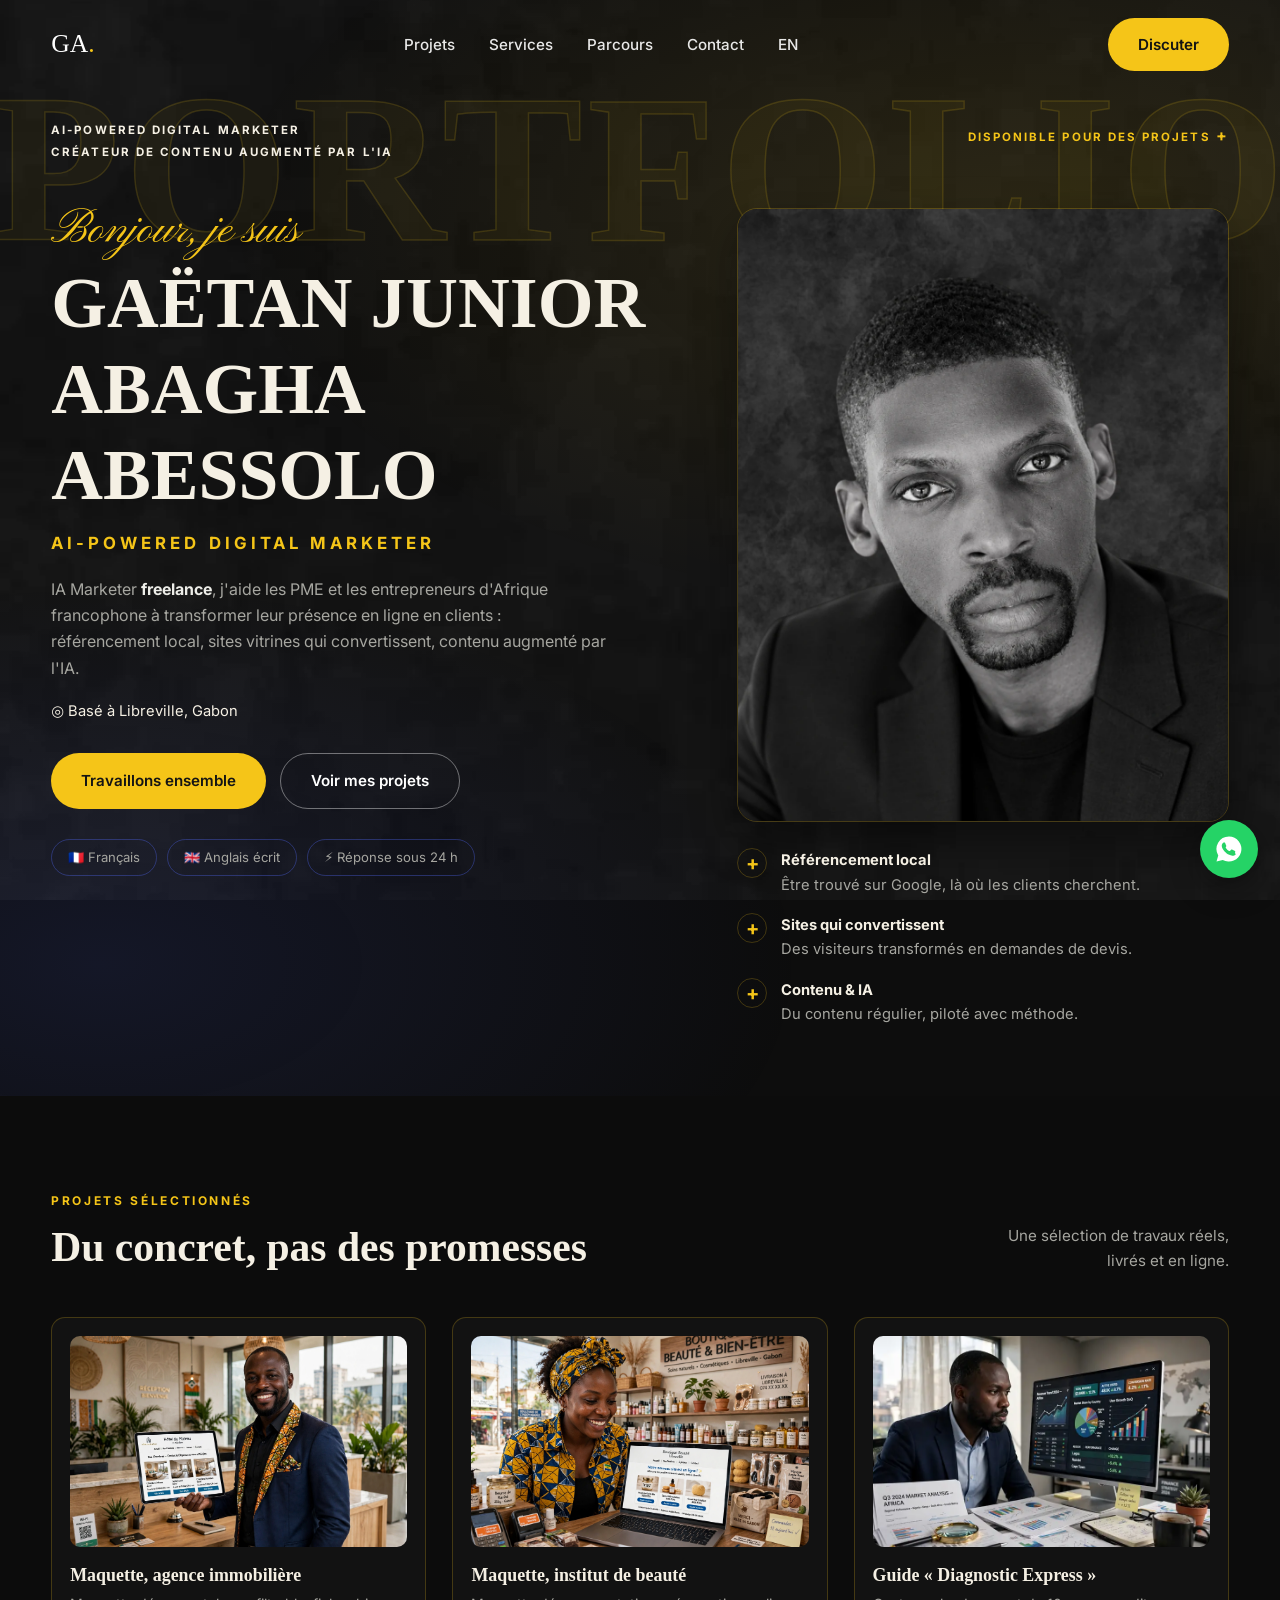
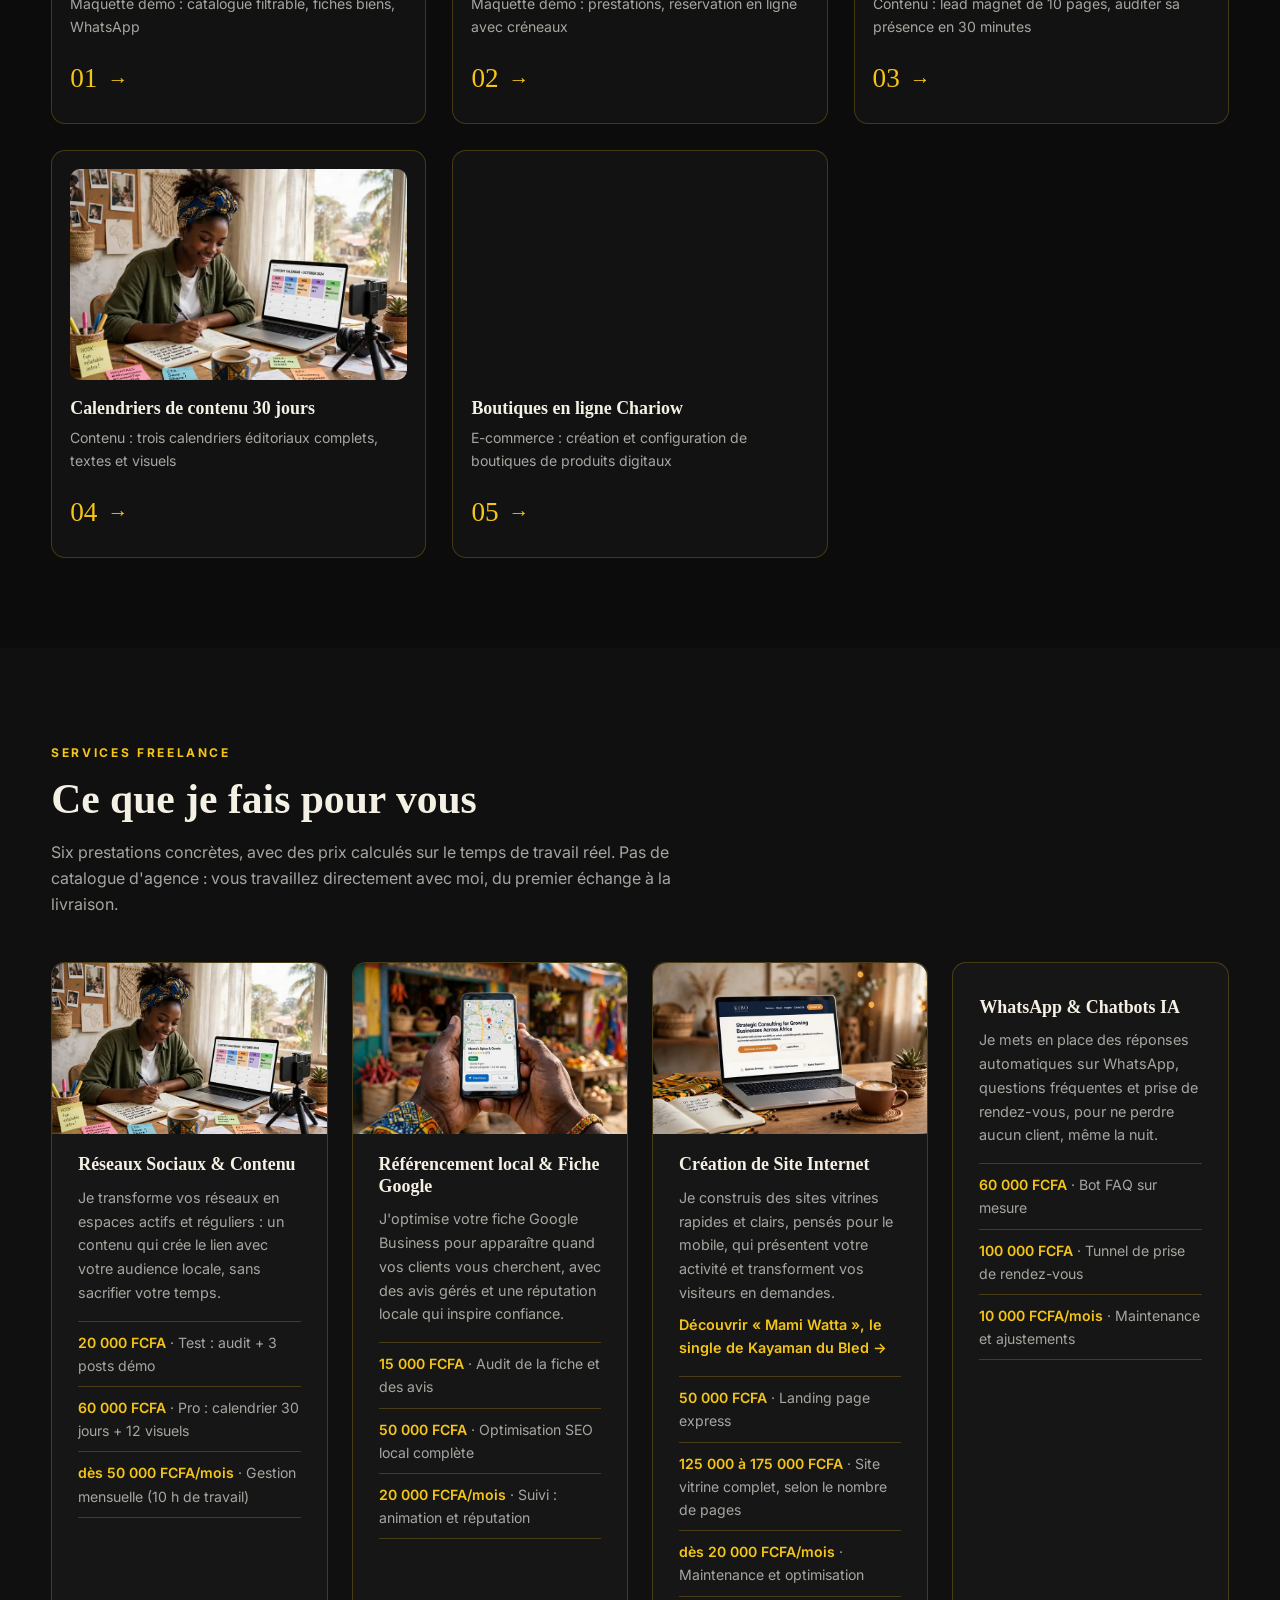
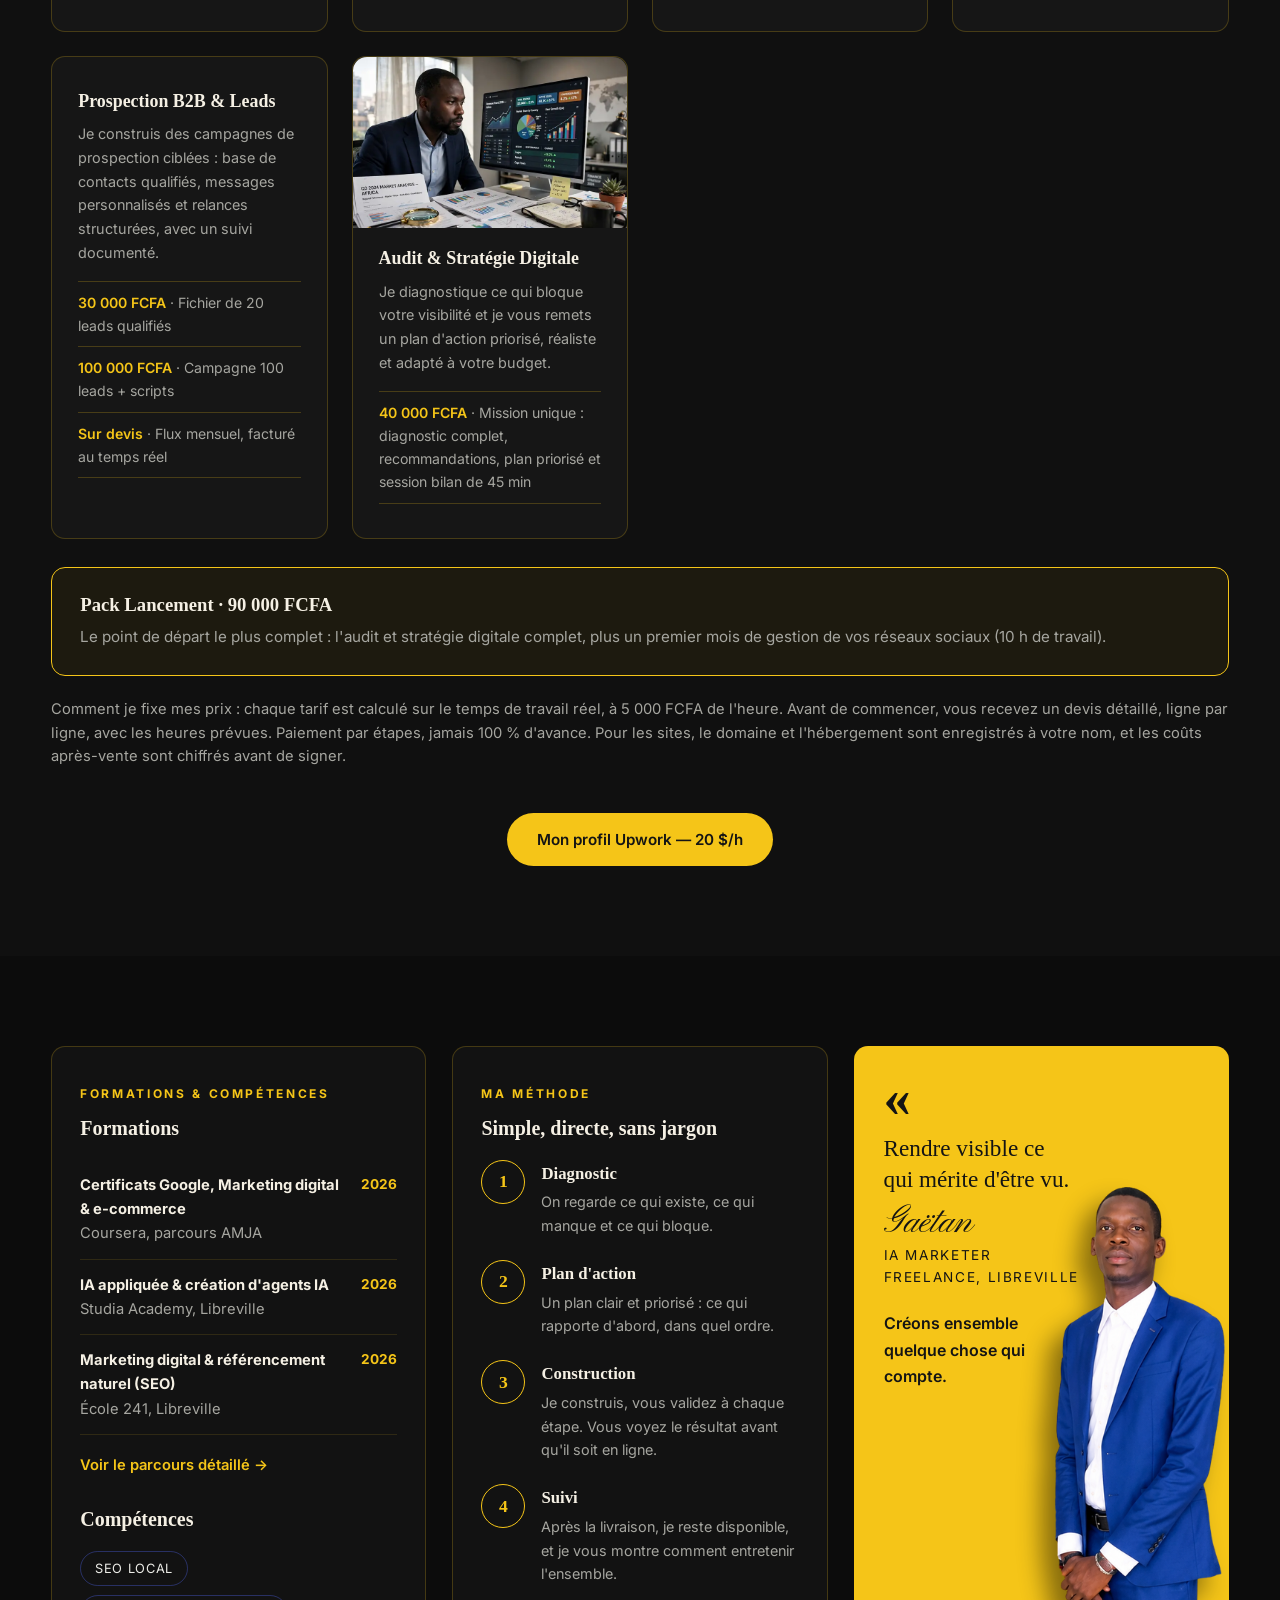
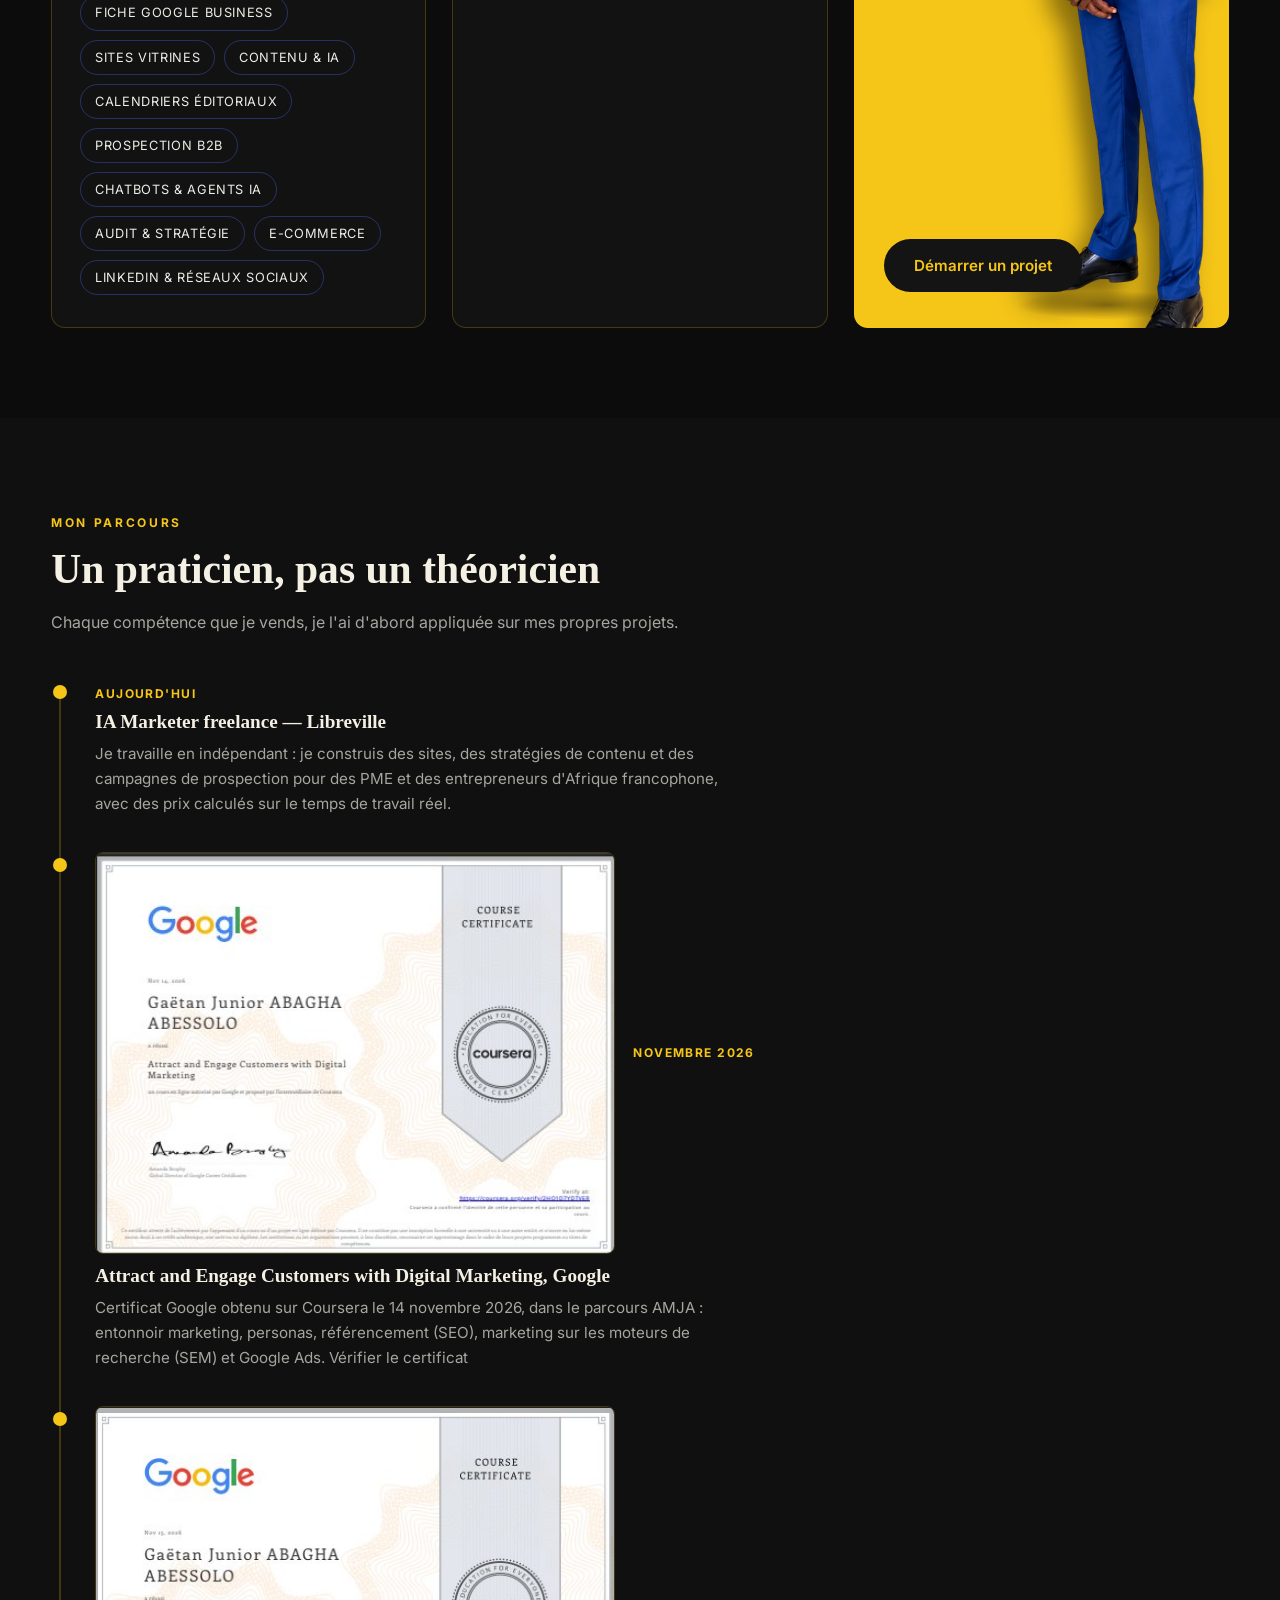
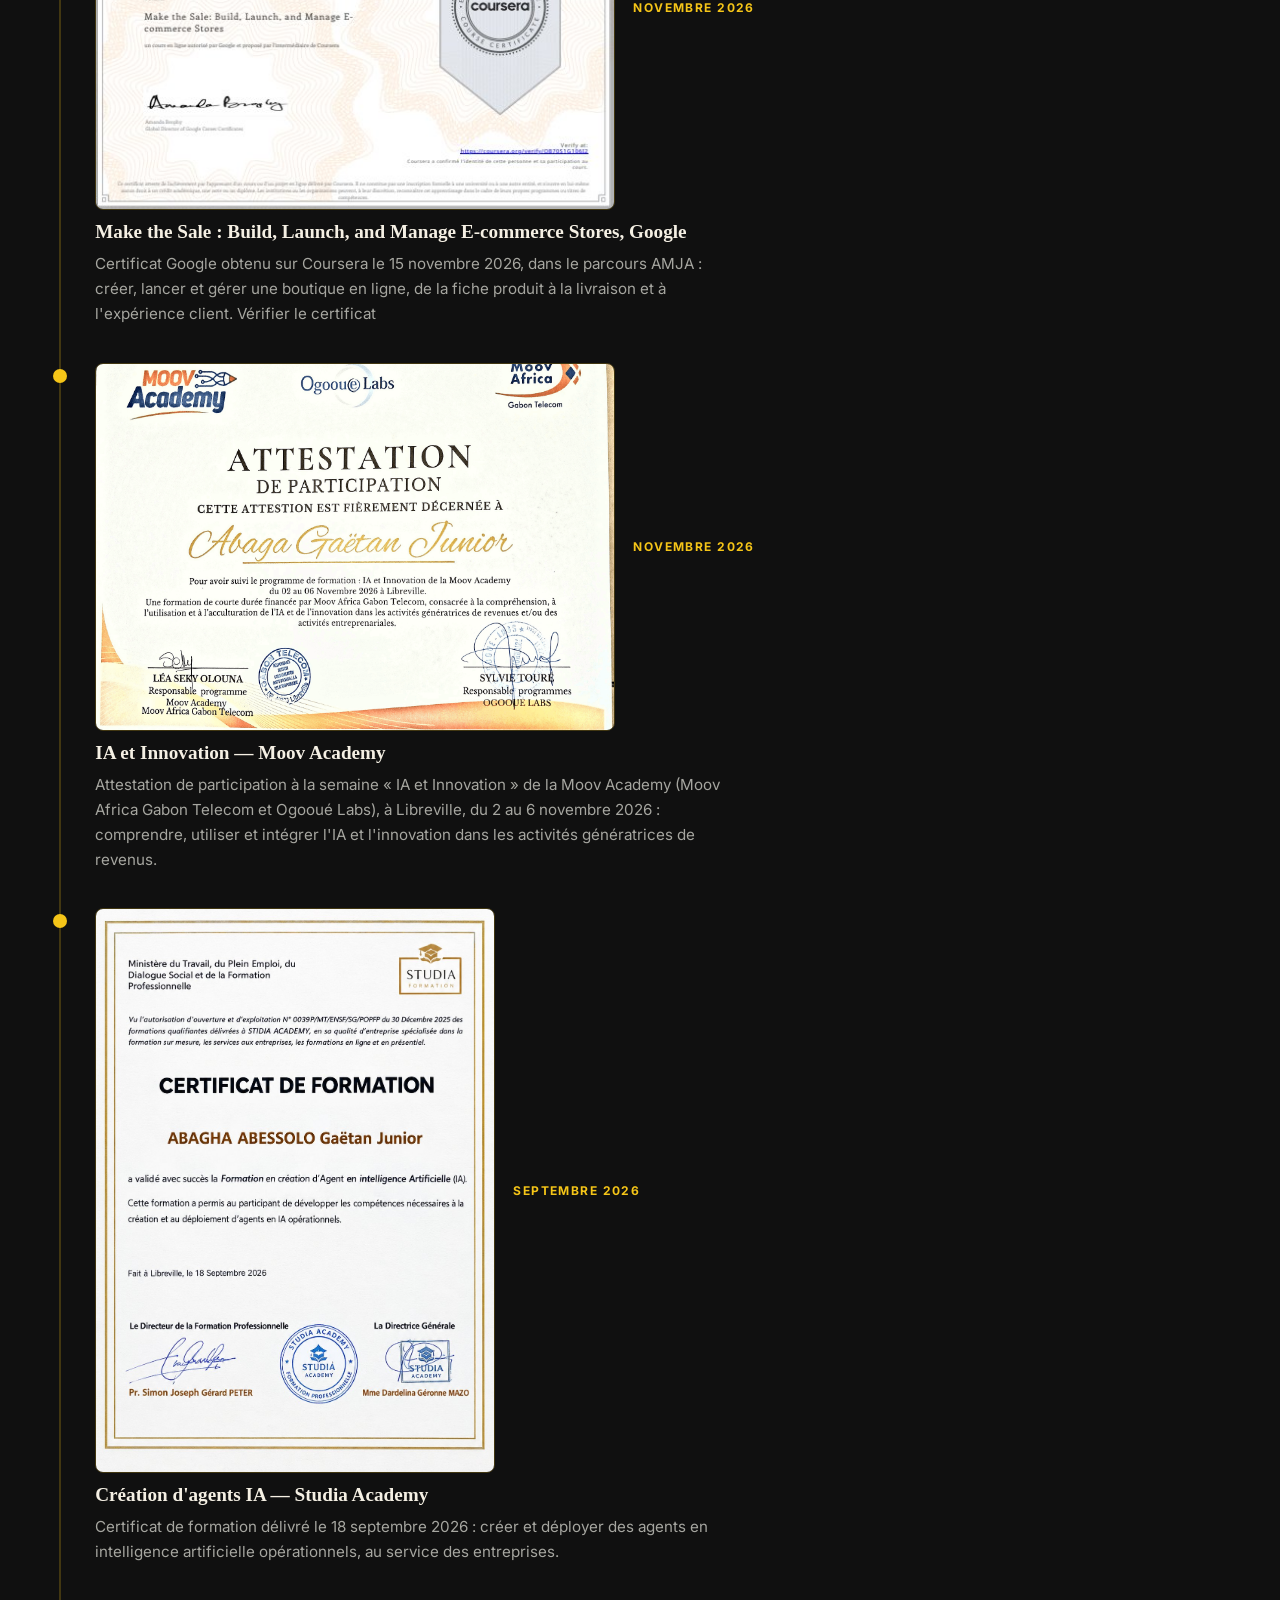
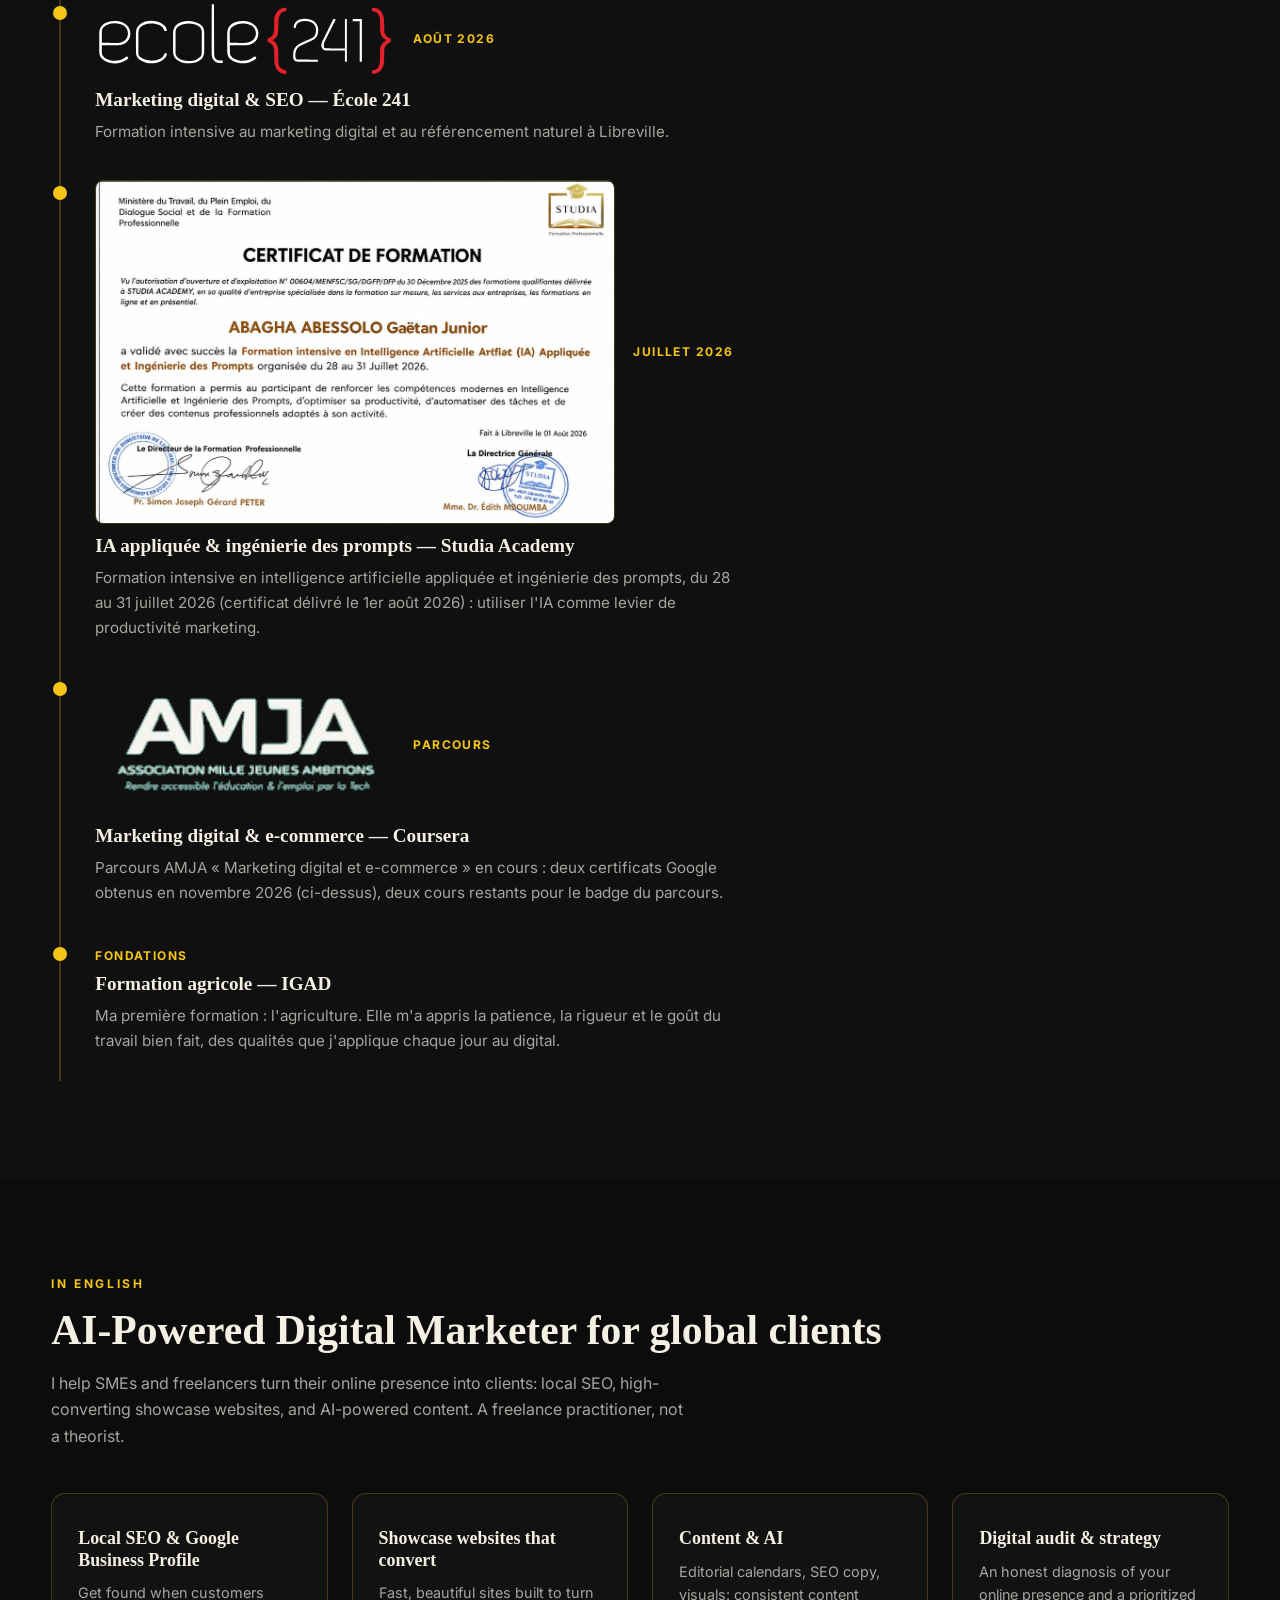
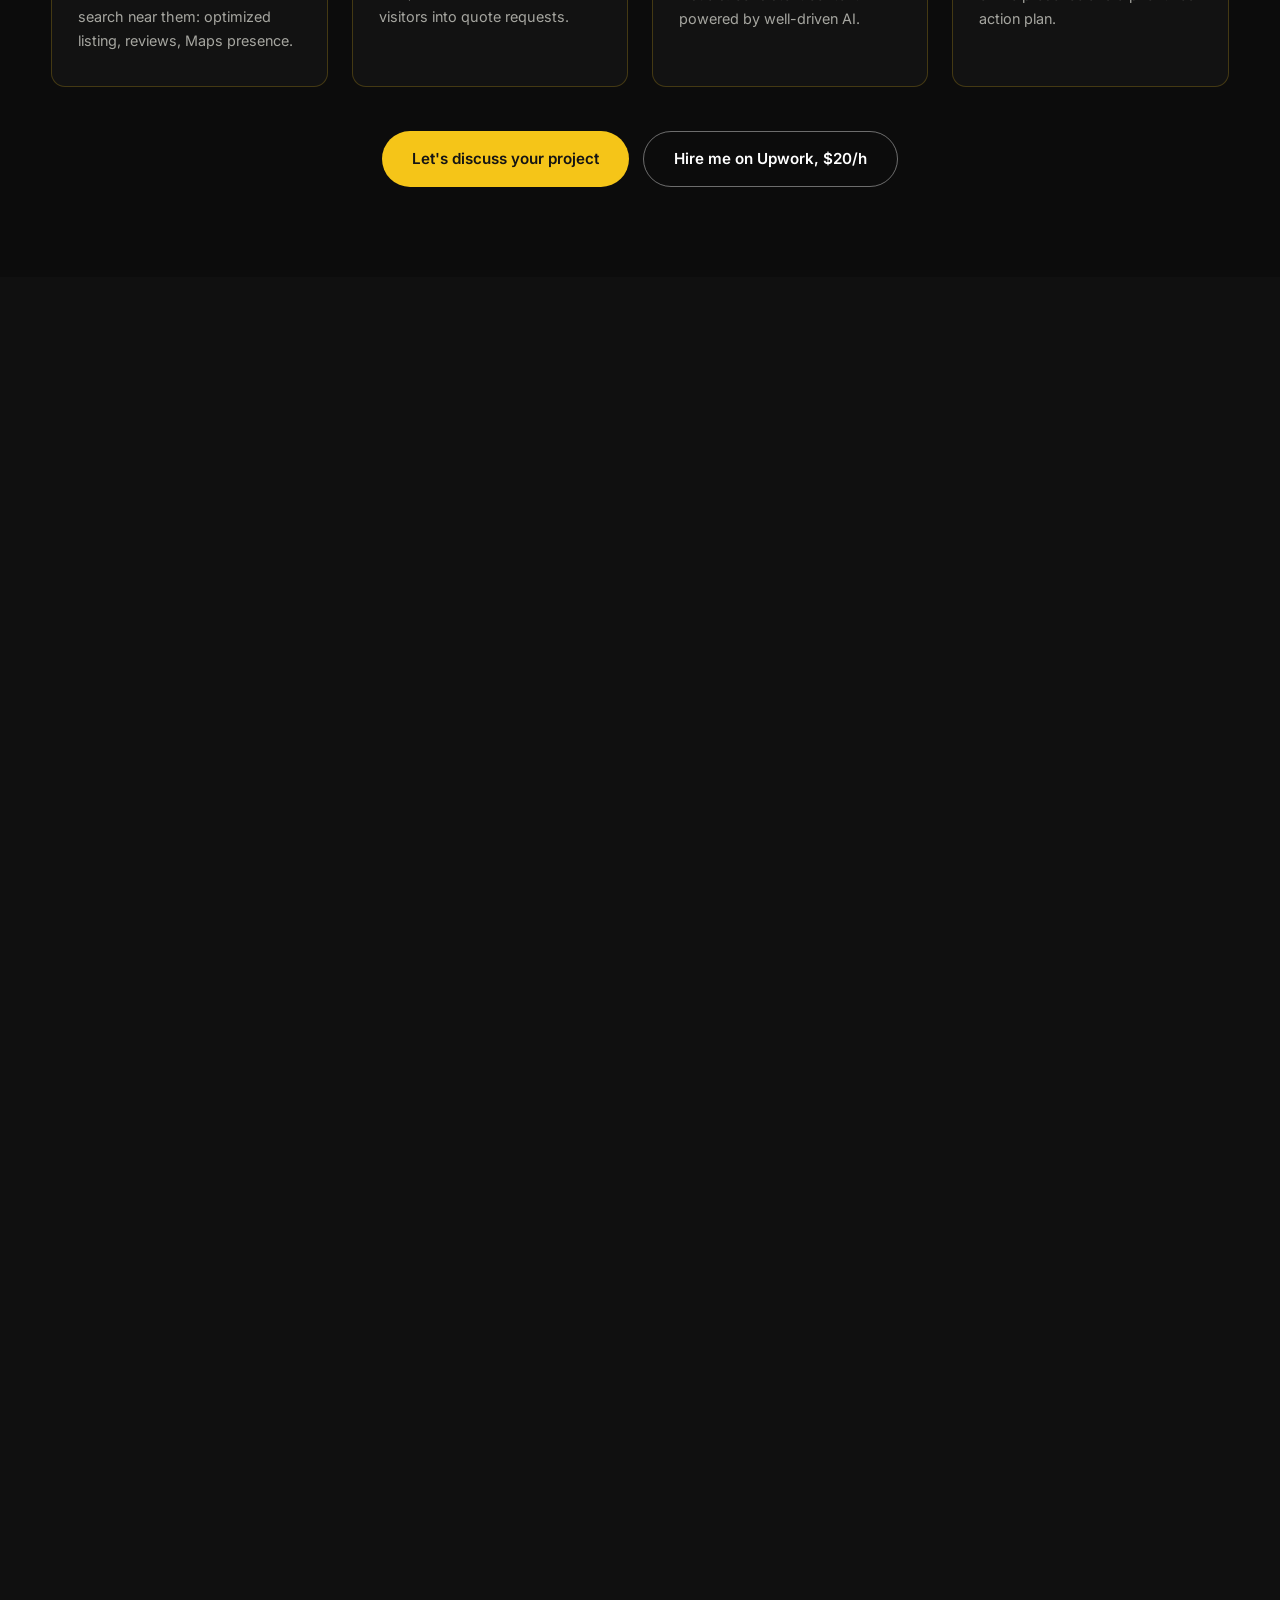
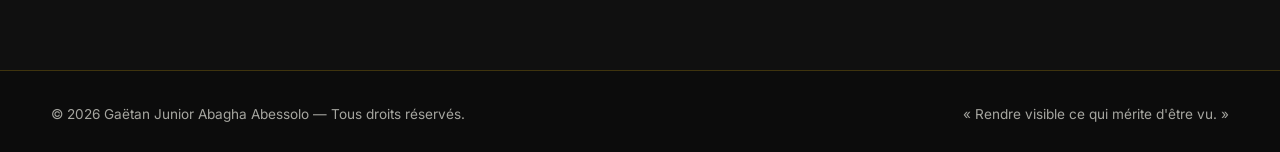
<file: index.html>
<!DOCTYPE html>
<html lang="fr">
<head>
<!-- Google tag (gtag.js) -->
<script async src="https://www.googletagmanager.com/gtag/js?id=G-8G37X3VCRZ"></script>
<script>
  window.dataLayer = window.dataLayer || [];
  function gtag(){dataLayer.push(arguments);}
  gtag('js', new Date());

  gtag('config', 'G-8G37X3VCRZ');
</script>
<meta charset="UTF-8">
<meta name="viewport" content="width=device-width, initial-scale=1.0">
<title>Gaëtan Junior Abagha Abessolo — AI-Powered Digital Marketer</title>
<meta name="description" content="Gaëtan Junior Abagha Abessolo, IA Marketer freelance à Libreville (Gabon). Référencement local, sites vitrines, contenu & IA, prospection B2B.">
<meta property="og:type" content="website">
<meta property="og:url" content="https://juniorberger.github.io/">
<meta property="og:title" content="Gaëtan Junior Abagha Abessolo — AI-Powered Digital Marketer">
<meta property="og:description" content="IA Marketer freelance à Libreville (Gabon). Référencement local, sites vitrines qui convertissent, contenu & IA, prospection B2B.">
<meta property="og:image" content="https://juniorberger.github.io/images/portrait.webp">
<meta name="twitter:card" content="summary_large_image">
<meta name="twitter:title" content="Gaëtan Junior Abagha Abessolo — AI-Powered Digital Marketer">
<meta name="twitter:description" content="AI-Powered Digital Marketer à Libreville (Gabon). Référencement local, sites vitrines qui convertissent, contenu & IA.">
<meta name="twitter:image" content="https://juniorberger.github.io/images/portrait.webp">
<link rel="preconnect" href="https://fonts.googleapis.com">
<link rel="preconnect" href="https://fonts.gstatic.com" crossorigin>
<link href="https://fonts.googleapis.com/css2?family=Recoleta:wght@500;600;700&family=Inter:wght@400;500;600;700&family=Pinyon+Script&display=swap" rel="stylesheet">
<link rel="stylesheet" href="styles.css">
<noscript><style>.reveal{opacity:1!important;transform:none!important}</style></noscript>
</head>
<body>

<header class="header" id="header">
  <div class="container">
    <a href="#accueil" class="logo">GA<span>.</span></a>
    <nav class="nav" id="nav">
      <a href="#realisations">Projets</a>
      <a href="#services">Services</a>
      <a href="#parcours">Parcours</a>
      <a href="#contact">Contact</a>
      <a href="#english">EN</a>
    </nav>
    <div class="header-cta">
      <a class="btn btn--or" href="https://wa.me/24107915531" target="_blank" rel="noopener">Discuter</a>
      <button class="burger" id="burger" aria-label="Menu"><span></span><span></span><span></span></button>
    </div>
  </div>
</header>

<main>
<section class="hero" id="accueil">
  <div class="hero-mot" aria-hidden="true">PORTFOLIO</div>
  <div class="container">
    <div class="hero-top reveal">
      <span>AI-Powered Digital Marketer<br>Créateur de contenu augmenté par l'IA</span>
      <span class="hero-top-dispo">Disponible pour des projets <span class="plus">+</span></span>
    </div>
    <div class="hero-grille">
      <div class="hero-texte">
        <p class="hero-script">Bonjour, je suis</p>
        <h1>Gaëtan Junior<br>Abagha Abessolo</h1>
        <p class="hero-titre">AI-Powered Digital Marketer</p>
        <p class="hero-desc">IA Marketer <strong>freelance</strong>, j'aide les PME et les entrepreneurs
        d'Afrique francophone à transformer leur présence en ligne en clients :
        référencement local, sites vitrines qui convertissent, contenu augmenté par l'IA.</p>
        <p class="hero-lieu">◎ Basé à Libreville, Gabon</p>
        <div class="hero-cta">
          <a class="btn btn--or" href="https://wa.me/24107915531" target="_blank" rel="noopener">Travaillons ensemble</a>
          <a class="btn btn--ghost-light" href="#realisations">Voir mes projets</a>
        </div>
        <div class="hero-badges">
          <span>🇫🇷 Français</span><span>🇬🇧 Anglais écrit</span><span>⚡ Réponse sous 24 h</span>
        </div>
      </div>
      <div class="hero-droite reveal">
        <div class="hero-photo">
          <img src="images/portrait.webp" alt="Gaëtan Junior Abagha Abessolo" fetchpriority="high">
        </div>
        <ul class="hero-atouts">
          <li><span class="plus">+</span><span><strong>Référencement local</strong><br>Être trouvé sur Google, là où les clients cherchent.</span></li>
          <li><span class="plus">+</span><span><strong>Sites qui convertissent</strong><br>Des visiteurs transformés en demandes de devis.</span></li>
          <li><span class="plus">+</span><span><strong>Contenu &amp; IA</strong><br>Du contenu régulier, piloté avec méthode.</span></li>
        </ul>
      </div>
    </div>
  </div>
</section>

<section class="section" id="realisations">
  <div class="container">
    <div class="section-head reveal">
      <div>
        <span class="kicker">Projets sélectionnés</span>
        <h2 class="titre-section">Du concret, pas des promesses</h2>
      </div>
      <p class="section-head-note">Une sélection de travaux réels,<br>livrés et en ligne.</p>
    </div>
    <div class="grille-projets">
      <a class="projet reveal" href="https://wehem-digital-agency.github.io/demo-ebene-immobilier/" target="_blank" rel="noopener">
        <img class="projet-img" src="images/tunnel-hotelier.webp" loading="lazy" decoding="async" alt="Bâtiment d'une agence immobilière">
        <h3>Maquette, agence immobilière</h3>
        <p class="projet-cat">Maquette démo : catalogue filtrable, fiches biens, WhatsApp</p>
        <span class="projet-num">01 <span class="fleche">→</span></span>
      </a>
      <a class="projet reveal" href="https://wehem-digital-agency.github.io/demo-eclat-ivoire/" target="_blank" rel="noopener">
        <img class="projet-img" src="images/tunnel-commercante.webp" loading="lazy" decoding="async" alt="Commerçante dans son institut">
        <h3>Maquette, institut de beauté</h3>
        <p class="projet-cat">Maquette démo : prestations, réservation en ligne avec créneaux</p>
        <span class="projet-num">02 <span class="fleche">→</span></span>
      </a>
      <a class="projet reveal" href="https://app.notion.com/p/3f47427028e781109626d03c3f8666cd" target="_blank" rel="noopener">
        <img class="projet-img" src="images/service-audit-strategie.webp" loading="lazy" decoding="async" alt="Analyse de tableaux de bord et rapports pour un audit digital">
        <h3>Guide « Diagnostic Express »</h3>
        <p class="projet-cat">Contenu : lead magnet de 10 pages, auditer sa présence en 30 minutes</p>
        <span class="projet-num">03 <span class="fleche">→</span></span>
      </a>
      <a class="projet reveal" href="https://app.notion.com/p/3f47427028e781269b32f38be86abf69" target="_blank" rel="noopener">
        <img class="projet-img" src="images/service-contenu-ia.webp" loading="lazy" decoding="async" alt="Créatrice de contenu préparant son calendrier éditorial">
        <h3>Calendriers de contenu 30 jours</h3>
        <p class="projet-cat">Contenu : trois calendriers éditoriaux complets, textes et visuels</p>
        <span class="projet-num">04 <span class="fleche">→</span></span>
      </a>
      <a class="projet reveal" href="https://ikwyybfr.mychariow.online" target="_blank" rel="noopener">
        <img class="projet-img" src="images/mami-watta-cover.jpg" loading="lazy" decoding="async" alt="Pochette du single Mami Watta de Kayaman du Bled">
        <h3>Boutiques en ligne Chariow</h3>
        <p class="projet-cat">E-commerce : création et configuration de boutiques de produits digitaux</p>
        <span class="projet-num">05 <span class="fleche">→</span></span>
      </a>
    </div>
  </div>
</section>

<section class="section section--alt" id="services">
  <div class="container">
    <span class="kicker reveal">Services freelance</span>
    <h2 class="titre-section reveal">Ce que je fais pour vous</h2>
    <p class="sous-titre reveal">Six prestations concrètes, avec des prix calculés sur le temps de travail réel. Pas de catalogue d'agence : vous travaillez directement avec moi, du premier échange à la livraison.</p>
    <div class="grille-services">
      <div class="service reveal">
        <img class="service-img" src="images/service-contenu-ia.webp" loading="lazy" decoding="async" alt="Créatrice de contenu préparant son calendrier éditorial">
        <h3>Réseaux Sociaux &amp; Contenu</h3>
        <p>Je transforme vos réseaux en espaces actifs et réguliers : un contenu qui crée le lien avec votre audience locale, sans sacrifier votre temps.</p>
        <ul class="prix">
          <li><strong>20 000 FCFA</strong> · Test : audit + 3 posts démo</li>
          <li><strong>60 000 FCFA</strong> · Pro : calendrier 30 jours + 12 visuels</li>
          <li><strong>dès 50 000 FCFA/mois</strong> · Gestion mensuelle (10 h de travail)</li>
        </ul>
      </div>
      <div class="service reveal">
        <img class="service-img" src="images/service-referencement-local.webp" loading="lazy" decoding="async" alt="Fiche Google Business d'un commerce affichée sur smartphone">
        <h3>Référencement local &amp; Fiche Google</h3>
        <p>J'optimise votre fiche Google Business pour apparaître quand vos clients vous cherchent, avec des avis gérés et une réputation locale qui inspire confiance.</p>
        <ul class="prix">
          <li><strong>15 000 FCFA</strong> · Audit de la fiche et des avis</li>
          <li><strong>50 000 FCFA</strong> · Optimisation SEO local complète</li>
          <li><strong>20 000 FCFA/mois</strong> · Suivi : animation et réputation</li>
        </ul>
      </div>
      <div class="service reveal">
        <img class="service-img" src="images/service-sites-vitrines.webp" loading="lazy" decoding="async" alt="Site vitrine élégant affiché sur un ordinateur portable">
        <h3>Création de Site Internet</h3>
        <p>Je construis des sites vitrines rapides et clairs, pensés pour le mobile, qui présentent votre activité et transforment vos visiteurs en demandes.</p>
        <p style="margin-top:8px"><a href="site-vitrine/" style="color:var(--or);font-weight:600;text-decoration:none">Découvrir « Mami Watta », le single de Kayaman du Bled →</a></p>
        <ul class="prix">
          <li><strong>50 000 FCFA</strong> · Landing page express</li>
          <li><strong>125 000 à 175 000 FCFA</strong> · Site vitrine complet, selon le nombre de pages</li>
          <li><strong>dès 20 000 FCFA/mois</strong> · Maintenance et optimisation</li>
        </ul>
      </div>
      <div class="service reveal">
        <h3>WhatsApp &amp; Chatbots IA</h3>
        <p>Je mets en place des réponses automatiques sur WhatsApp, questions fréquentes et prise de rendez-vous, pour ne perdre aucun client, même la nuit.</p>
        <ul class="prix">
          <li><strong>60 000 FCFA</strong> · Bot FAQ sur mesure</li>
          <li><strong>100 000 FCFA</strong> · Tunnel de prise de rendez-vous</li>
          <li><strong>10 000 FCFA/mois</strong> · Maintenance et ajustements</li>
        </ul>
      </div>
      <div class="service reveal">
        <h3>Prospection B2B &amp; Leads</h3>
        <p>Je construis des campagnes de prospection ciblées : base de contacts qualifiés, messages personnalisés et relances structurées, avec un suivi documenté.</p>
        <ul class="prix">
          <li><strong>30 000 FCFA</strong> · Fichier de 20 leads qualifiés</li>
          <li><strong>100 000 FCFA</strong> · Campagne 100 leads + scripts</li>
          <li><strong>Sur devis</strong> · Flux mensuel, facturé au temps réel</li>
        </ul>
      </div>
      <div class="service reveal">
        <img class="service-img" src="images/service-audit-strategie.webp" loading="lazy" decoding="async" alt="Analyse de tableaux de bord et rapports pour un audit digital">
        <h3>Audit &amp; Stratégie Digitale</h3>
        <p>Je diagnostique ce qui bloque votre visibilité et je vous remets un plan d'action priorisé, réaliste et adapté à votre budget.</p>
        <ul class="prix">
          <li><strong>40 000 FCFA</strong> · Mission unique : diagnostic complet, recommandations, plan priorisé et session bilan de 45 min</li>
        </ul>
      </div>
    </div>
    <div class="pack-lancement reveal">
      <h3>Pack Lancement · 90 000 FCFA</h3>
      <p>Le point de départ le plus complet : l'audit et stratégie digitale complet, plus un premier mois de gestion de vos réseaux sociaux (10 h de travail).</p>
    </div>
    <p class="tarifs-note reveal">Comment je fixe mes prix : chaque tarif est calculé sur le temps de travail réel, à 5 000 FCFA de l'heure. Avant de commencer, vous recevez un devis détaillé, ligne par ligne, avec les heures prévues. Paiement par étapes, jamais 100 % d'avance. Pour les sites, le domaine et l'hébergement sont enregistrés à votre nom, et les coûts après-vente sont chiffrés avant de signer.</p>
    <div class="centre reveal">
      <a class="btn btn--or" href="https://www.upwork.com/freelancers/~0172870caa1b74c780" target="_blank" rel="noopener">Mon profil Upwork — 20 $/h</a>
    </div>
  </div>
</section>

<section class="section" id="competences">
  <div class="container">
    <div class="bandeau">
      <div class="bandeau-col reveal">
        <span class="kicker">Formations &amp; compétences</span>
        <h3 class="bandeau-titre">Formations</h3>
        <div class="formation-ligne">
          <p><strong>Certificats Google, Marketing digital &amp; e-commerce</strong><br>Coursera, parcours AMJA</p>
          <span class="formation-date">2026</span>
        </div>
        <div class="formation-ligne">
          <p><strong>IA appliquée &amp; création d'agents IA</strong><br>Studia Academy, Libreville</p>
          <span class="formation-date">2026</span>
        </div>
        <div class="formation-ligne">
          <p><strong>Marketing digital &amp; référencement naturel (SEO)</strong><br>École 241, Libreville</p>
          <span class="formation-date">2026</span>
        </div>
        <p class="bandeau-lien"><a href="#parcours">Voir le parcours détaillé →</a></p>
        <h3 class="bandeau-titre" style="margin-top:30px">Compétences</h3>
        <div class="tags">
          <span>SEO local</span><span>Fiche Google Business</span><span>Sites vitrines</span>
          <span>Contenu &amp; IA</span><span>Calendriers éditoriaux</span><span>Prospection B2B</span>
          <span>Chatbots &amp; agents IA</span><span>Audit &amp; stratégie</span><span>E-commerce</span>
          <span>LinkedIn &amp; réseaux sociaux</span>
        </div>
      </div>
      <div class="bandeau-col reveal">
        <span class="kicker">Ma méthode</span>
        <h3 class="bandeau-titre">Simple, directe, sans jargon</h3>
        <div class="methode">
          <div class="methode-etape">
            <span class="methode-num">1</span>
            <div><h4>Diagnostic</h4><p>On regarde ce qui existe, ce qui manque et ce qui bloque.</p></div>
          </div>
          <div class="methode-etape">
            <span class="methode-num">2</span>
            <div><h4>Plan d'action</h4><p>Un plan clair et priorisé : ce qui rapporte d'abord, dans quel ordre.</p></div>
          </div>
          <div class="methode-etape">
            <span class="methode-num">3</span>
            <div><h4>Construction</h4><p>Je construis, vous validez à chaque étape. Vous voyez le résultat avant qu'il soit en ligne.</p></div>
          </div>
          <div class="methode-etape">
            <span class="methode-num">4</span>
            <div><h4>Suivi</h4><p>Après la livraison, je reste disponible, et je vous montre comment entretenir l'ensemble.</p></div>
          </div>
        </div>
      </div>
      <div class="bandeau-citation reveal">
        <span class="citation-guillemet">«</span>
        <p class="citation-texte">Rendre visible ce qui mérite d'être vu.</p>
        <p class="citation-signature">Gaëtan</p>
        <p class="citation-role">IA Marketer freelance, Libreville</p>
        <p class="citation-cta">Créons ensemble quelque chose qui compte.</p>
        <a class="btn btn--sombre" href="https://wa.me/24107915531" target="_blank" rel="noopener">Démarrer un projet</a>
        <img class="citation-photo" src="images/portrait-costume.png" loading="lazy" decoding="async" alt="Gaëtan Junior Abagha Abessolo en costume bleu, debout">
      </div>
    </div>
  </div>
</section>

<section class="section section--alt" id="parcours">
  <div class="container">
    <span class="kicker reveal">Mon parcours</span>
    <h2 class="titre-section reveal">Un praticien, pas un théoricien</h2>
    <p class="sous-titre reveal">Chaque compétence que je vends, je l'ai d'abord appliquée sur mes propres projets.</p>
    <div class="timeline">
      <div class="etape reveal">
        <span class="etape-date">Aujourd'hui</span>
        <h3>IA Marketer freelance — Libreville</h3>
        <p>Je travaille en indépendant : je construis des sites, des stratégies de contenu et des campagnes de prospection pour des PME et des entrepreneurs d'Afrique francophone, avec des prix calculés sur le temps de travail réel.</p>
      </div>
      <div class="etape reveal">
        <div class="etape-head">
          <a href="https://www.coursera.org/account/accomplishments/records/2HQ1D7YDTVER" target="_blank" rel="noopener"><img class="etape-certificat" src="images/certificat-attract-engage.jpg" loading="lazy" decoding="async" alt="Certificat Google : Attract and Engage Customers with Digital Marketing, obtenu le 14 novembre 2026"></a>
          <span class="etape-date">Novembre 2026</span>
        </div>
        <h3>Attract and Engage Customers with Digital Marketing, Google</h3>
        <p>Certificat Google obtenu sur Coursera le 14 novembre 2026, dans le parcours AMJA : entonnoir marketing, personas, référencement (SEO), marketing sur les moteurs de recherche (SEM) et Google Ads. <a href="https://www.coursera.org/account/accomplishments/records/2HQ1D7YDTVER" target="_blank" rel="noopener">Vérifier le certificat</a></p>
      </div>
      <div class="etape reveal">
        <div class="etape-head">
          <a href="https://coursera.org/verify/OB70S1G106I2" target="_blank" rel="noopener"><img class="etape-certificat" src="images/certificat-make-the-sale.jpg" loading="lazy" decoding="async" alt="Certificat Google : Make the Sale, Build, Launch, and Manage E-commerce Stores, obtenu le 15 novembre 2026"></a>
          <span class="etape-date">Novembre 2026</span>
        </div>
        <h3>Make the Sale : Build, Launch, and Manage E-commerce Stores, Google</h3>
        <p>Certificat Google obtenu sur Coursera le 15 novembre 2026, dans le parcours AMJA : créer, lancer et gérer une boutique en ligne, de la fiche produit à la livraison et à l'expérience client. <a href="https://coursera.org/verify/OB70S1G106I2" target="_blank" rel="noopener">Vérifier le certificat</a></p>
      </div>
      <div class="etape reveal">
        <div class="etape-head">
          <img class="etape-certificat" src="images/attestation-moov-academy.png" loading="lazy" decoding="async" alt="Attestation de participation : IA et Innovation, Moov Academy, du 2 au 6 novembre 2026">
          <span class="etape-date">Novembre 2026</span>
        </div>
        <h3>IA et Innovation — Moov Academy</h3>
        <p>Attestation de participation à la semaine « IA et Innovation » de la Moov Academy (Moov Africa Gabon Telecom et Ogooué Labs), à Libreville, du 2 au 6 novembre 2026 : comprendre, utiliser et intégrer l'IA et l'innovation dans les activités génératrices de revenus.</p>
      </div>
      <div class="etape reveal">
        <div class="etape-head">
          <img class="etape-certificat etape-certificat--portrait" src="images/certificat-studia-creation-agent.jpg" loading="lazy" decoding="async" alt="Certificat Studia Academy : formation en création d’agent en intelligence artificielle, délivré le 18 septembre 2026">
          <span class="etape-date">Septembre 2026</span>
        </div>
        <h3>Création d'agents IA — Studia Academy</h3>
        <p>Certificat de formation délivré le 18 septembre 2026 : créer et déployer des agents en intelligence artificielle opérationnels, au service des entreprises.</p>
      </div>
      <div class="etape reveal">
        <div class="etape-head">
          <img class="etape-logo etape-logo--ecole" src="images/logo-ecole241.svg" loading="lazy" decoding="async" alt="École 241">
          <span class="etape-date">Août 2026</span>
        </div>
        <h3>Marketing digital &amp; SEO — École 241</h3>
        <p>Formation intensive au marketing digital et au référencement naturel à Libreville.</p>
      </div>
      <div class="etape reveal">
        <div class="etape-head">
          <img class="etape-certificat" src="images/certificat-studia-ia-appliquee.jpg" loading="lazy" decoding="async" alt="Certificat Studia Academy : IA appliquée et ingénierie des prompts, délivré le 1er août 2026">
          <span class="etape-date">Juillet 2026</span>
        </div>
        <h3>IA appliquée &amp; ingénierie des prompts — Studia Academy</h3>
        <p>Formation intensive en intelligence artificielle appliquée et ingénierie des prompts, du 28 au 31 juillet 2026 (certificat délivré le 1er août 2026) : utiliser l'IA comme levier de productivité marketing.</p>
      </div>
      <div class="etape reveal">
        <div class="etape-head">
          <img class="etape-logo etape-logo--amja" src="images/logo-amja.png" loading="lazy" decoding="async" alt="AMJA — Association Mille Jeunes Ambitions">
          <span class="etape-date">Parcours</span>
        </div>
        <h3>Marketing digital &amp; e-commerce — Coursera</h3>
        <p>Parcours AMJA « Marketing digital et e-commerce » en cours : deux certificats Google obtenus en novembre 2026 (ci-dessus), deux cours restants pour le badge du parcours.</p>
      </div>
      <div class="etape reveal">
        <span class="etape-date">Fondations</span>
        <h3>Formation agricole — IGAD</h3>
        <p>Ma première formation : l'agriculture. Elle m'a appris la patience, la rigueur et le goût du travail bien fait,
        des qualités que j'applique chaque jour au digital.</p>
      </div>
    </div>
  </div>
</section>

<section class="section" id="english">
  <div class="container">
    <span class="kicker reveal">In English</span>
    <h2 class="titre-section reveal">AI-Powered Digital Marketer for global clients</h2>
    <p class="sous-titre reveal">I help SMEs and freelancers turn their online presence into clients: local SEO, high-converting showcase websites, and AI-powered content. A freelance practitioner, not a theorist.</p>
    <div class="grille-services">
      <div class="service reveal">
        <h3>Local SEO &amp; Google Business Profile</h3>
        <p>Get found when customers search near them: optimized listing, reviews, Maps presence.</p>
      </div>
      <div class="service reveal">
        <h3>Showcase websites that convert</h3>
        <p>Fast, beautiful sites built to turn visitors into quote requests.</p>
      </div>
      <div class="service reveal">
        <h3>Content &amp; AI</h3>
        <p>Editorial calendars, SEO copy, visuals: consistent content powered by well-driven AI.</p>
      </div>
      <div class="service reveal">
        <h3>Digital audit &amp; strategy</h3>
        <p>An honest diagnosis of your online presence and a prioritized action plan.</p>
      </div>
    </div>
    <div class="centre reveal" style="display:flex;gap:14px;justify-content:center;flex-wrap:wrap">
      <a class="btn btn--or" href="https://wa.me/24107915531" target="_blank" rel="noopener">Let&apos;s discuss your project</a>
      <a class="btn btn--ghost-light" href="https://www.upwork.com/freelancers/~0172870caa1b74c780" target="_blank" rel="noopener">Hire me on Upwork, $20/h</a>
    </div>
  </div>
</section>

<section class="section section--alt" id="contact">
  <div class="container">
    <div class="contact-band reveal">
      <span class="kicker">Contact</span>
      <h2 class="contact-band-titre">Contactez-moi</h2>
    </div>
    <div class="contact-colonnes">
      <div class="contact-infos reveal">
        <span class="kicker">Restons proches</span>
        <h3 class="contact-soustitre">Entrons en contact</h3>
        <p class="contact-intro">Premier échange sans engagement : dites-moi où vous en êtes, je vous dis ce que je peux faire. Je réponds sous 24 h ouvrées.</p>
        <div class="infos-grid">
          <div class="info-item">
            <svg class="info-icone" viewBox="0 0 24 24" fill="none" stroke="currentColor" stroke-width="1.7" stroke-linecap="round" stroke-linejoin="round"><path d="M22 16.92v3a2 2 0 0 1-2.18 2 19.79 19.79 0 0 1-8.63-3.07 19.5 19.5 0 0 1-6-6 19.79 19.79 0 0 1-3.07-8.67A2 2 0 0 1 4.11 2h3a2 2 0 0 1 2 1.72c.13.96.36 1.9.7 2.81a2 2 0 0 1-.45 2.11L8.09 9.91a16 16 0 0 0 6 6l1.27-1.27a2 2 0 0 1 2.11-.45c.91.34 1.85.57 2.81.7A2 2 0 0 1 22 16.92z"/></svg>
            <p><strong>Téléphone</strong><br><a href="tel:+24177915531">+241 77 91 55 31</a></p>
          </div>
          <div class="info-item">
            <svg class="info-icone" viewBox="0 0 24 24" fill="none" stroke="currentColor" stroke-width="1.7" stroke-linecap="round" stroke-linejoin="round"><path d="M21 11.5a8.38 8.38 0 0 1-.9 3.8 8.5 8.5 0 0 1-7.6 4.7 8.38 8.38 0 0 1-3.8-.9L3 21l1.9-5.7a8.38 8.38 0 0 1-.9-3.8 8.5 8.5 0 0 1 4.7-7.6 8.38 8.38 0 0 1 3.8-.9h.5a8.48 8.48 0 0 1 8 8v.5z"/></svg>
            <p><strong>WhatsApp</strong><br><a href="https://wa.me/24107915531" target="_blank" rel="noopener">Discuter maintenant</a></p>
          </div>
          <div class="info-item">
            <svg class="info-icone" viewBox="0 0 24 24" fill="none" stroke="currentColor" stroke-width="1.7" stroke-linecap="round" stroke-linejoin="round"><rect x="2" y="4" width="20" height="16" rx="2"/><path d="m22 7-10 6L2 7"/></svg>
            <p><strong>E-mail</strong><br><a href="mailto:abaghaabessolo@gmail.com">abaghaabessolo@gmail.com</a></p>
          </div>
          <div class="info-item">
            <svg class="info-icone" viewBox="0 0 24 24" fill="none" stroke="currentColor" stroke-width="1.7" stroke-linecap="round" stroke-linejoin="round"><circle cx="12" cy="12" r="10"/><path d="M12 6v6l4 2"/></svg>
            <p><strong>Horaires</strong><br>Lun à Ven, 8 h à 18 h<br>Libreville, Gabon</p>
          </div>
        </div>
        <p class="suivez-titre">Suivez-moi</p>
        <div class="suivez-liens">
          <a class="suivez-btn" href="https://www.linkedin.com/in/ga%C3%ABtan-junior-abagha-abessolo-7a0b511a5" target="_blank" rel="noopener" aria-label="Mon profil LinkedIn"><img src="images/logo-linkedin.png" loading="lazy" decoding="async" alt="LinkedIn"></a>
          <a class="suivez-btn" href="https://www.upwork.com/freelancers/~0172870caa1b74c780" target="_blank" rel="noopener" aria-label="Mon profil Upwork"><img src="images/logo-upwork.png" loading="lazy" decoding="async" alt="Upwork"></a>
        </div>
        <p class="dispo-ligne">● Disponible pour des missions freelance</p>
      </div>
      <div class="contact-form reveal">
        <h3 class="contact-soustitre">Vos coordonnées</h3>
        <p class="contact-form-note">Dites-moi comment vous recontacter.</p>
        <form class="formulaire" id="form-contact" action="https://formsubmit.co/ajax/abaghaabessolo@gmail.com" method="POST">
          <input type="text" name="_honey" style="display:none" tabindex="-1" autocomplete="off">
          <div class="form-ligne">
            <div class="form-champ">
              <label for="c-nom">Nom *</label>
              <input id="c-nom" name="nom" type="text" required placeholder="Votre nom">
            </div>
            <div class="form-champ">
              <label for="c-email">Adresse e-mail *</label>
              <input id="c-email" name="email" type="email" required placeholder="vous@exemple.com">
            </div>
          </div>
          <div class="form-champ">
            <label for="c-besoin">Votre besoin *</label>
            <select id="c-besoin" name="besoin">
              <option>Un site vitrine</option>
              <option>Référencement / Fiche Google</option>
              <option>Contenu &amp; réseaux sociaux</option>
              <option>Audit de ma présence en ligne</option>
              <option>Chatbot WhatsApp / IA</option>
              <option>Prospection B2B</option>
              <option>Autre projet</option>
            </select>
          </div>
          <div class="form-champ">
            <label for="c-msg">Votre message *</label>
            <textarea id="c-msg" name="message" required placeholder="Décrivez votre projet en quelques lignes…"></textarea>
          </div>
          <button class="btn btn--carre" type="submit">Envoyez-moi un message</button>
          <p class="form-ok">✓ Message envoyé ! Je vous réponds sous 24 h ouvrées.</p>
          <p class="form-erreur">✕ L'envoi a échoué. Écrivez-moi directement sur <a href="https://wa.me/24107915531" target="_blank" rel="noopener" style="color:var(--or-clair);text-decoration:underline">WhatsApp</a>.</p>
        </form>
      </div>
    </div>
    <div class="cta-band reveal">
      <div class="cta-band-texte">
        <span class="kicker">Premier échange sans engagement</span>
        <h3 class="cta-band-titre">Parlons de votre projet dès aujourd'hui</h3>
        <a class="btn btn--or btn--carre" href="https://wa.me/24107915531" target="_blank" rel="noopener">Discuter sur WhatsApp</a>
      </div>
      <div class="cta-band-photo" role="img" aria-label="Portrait de Gaëtan Junior Abagha Abessolo"></div>
    </div>
  </div>
</section>
</main>

<footer>
  <div class="container">
    <div class="footer-bas">
      <span>© <span id="annee"></span> Gaëtan Junior Abagha Abessolo — Tous droits réservés.</span>
      <span>« Rendre visible ce qui mérite d'être vu. »</span>
    </div>
  </div>
</footer>

<a class="whatsapp-float" href="https://wa.me/24107915531" target="_blank" rel="noopener" aria-label="WhatsApp">
  <svg width="30" height="30" viewBox="0 0 24 24" fill="#fff"><path d="M12 2a10 10 0 0 0-8.6 15.1L2 22l5-1.3A10 10 0 1 0 12 2zm5.4 14.1c-.2.6-1.3 1.2-1.8 1.2-.5.1-1 .2-3.4-.7-2.9-1.2-4.7-4.1-4.9-4.3-.1-.2-1.1-1.5-1.1-2.9s.7-2 1-2.3c.2-.3.5-.3.7-.3h.5c.2 0 .4 0 .6.5s.8 1.9.8 2c.1.1.1.3 0 .5-.3.6-.6.8-.4 1.1.7 1.2 1.6 2 2.8 2.6.3.2.5.1.7-.1l.8-.9c.2-.3.4-.2.7-.1l2 1c.3.1.5.2.6.4 0 .1 0 .5-.2 1.3z"/></svg>
</a>

<script src="app.js"></script>
</body>
</html>
</file>
<file: styles.css>
/* Site branding — Gaëtan Junior Abagha Abessolo */
:root{
  --fond:#0D0D0D; --fond-2:#141414; --or:#F5C518; --or-clair:#FFD94D;
  --bleu:#4C63E8; --bleu-clair:#9AA8FF; --bleu-doux:rgba(76,99,232,.14); --bleu-bord:rgba(76,99,232,.38);
  --creme:#F5F0E4; --blanc:#ffffff; --texte:#EDEDE8; --gris:#A6A6A0;
  --bord:rgba(245,197,24,.22); --ombre:0 18px 45px rgba(0,0,0,.45);
  --rayon:14px; --font-titre:'Recoleta',Georgia,serif; --font-texte:'Inter',system-ui,sans-serif;
  --font-script:'Pinyon Script',cursive;
}
*{margin:0;padding:0;box-sizing:border-box}
html{scroll-behavior:smooth;scroll-padding-top:84px}
a:focus-visible,button:focus-visible{outline:2px solid var(--or);outline-offset:3px;border-radius:6px}
body{font-family:var(--font-texte);color:var(--texte);background:var(--fond);line-height:1.65;font-size:16px}
img{max-width:100%;display:block}
body::before{content:"";position:fixed;inset:0;z-index:0;pointer-events:none;
  background:url('images/texture-fond.webp') center/cover no-repeat;opacity:.85}
a{color:inherit;text-decoration:none}
.container{width:min(1180px,92%);margin:0 auto}
h1,h2,h3{font-family:var(--font-titre);line-height:1.2;color:var(--creme)}
.section{padding:90px 0;position:relative;z-index:1;background:rgba(13,13,13,.45)}
.section--alt{background:rgba(20,20,20,.45)}
.kicker{display:inline-block;text-transform:uppercase;letter-spacing:.22em;font-size:.75rem;color:var(--or);font-weight:700;margin-bottom:12px}
.titre-section{font-size:clamp(1.7rem,3.4vw,2.6rem);margin-bottom:14px}
.sous-titre{color:var(--gris);max-width:640px;margin-bottom:44px}
.btn{display:inline-flex;align-items:center;gap:10px;padding:14px 30px;border-radius:999px;font-weight:600;border:none;cursor:pointer;transition:.25s;font-size:.95rem}
.btn--or{background:var(--or);color:#141414}
.btn--or:hover{background:var(--or-clair);transform:translateY(-2px)}
.btn--ghost-light{border:1.5px solid rgba(255,255,255,.4);color:#fff;background:transparent}
.btn--ghost-light:hover{border-color:var(--or);color:var(--or-clair)}
.btn--sombre{background:#141414;color:var(--or)}
.btn--sombre:hover{background:#000;transform:translateY(-2px)}
.centre{text-align:center;margin-top:44px}
.plus{color:var(--or);font-weight:700}

/* Header */
.header{position:fixed;inset:0 0 auto 0;z-index:50;transition:.3s;padding:18px 0}
.header .container{display:flex;align-items:center;justify-content:space-between}
.header--scrolled{background:rgba(13,13,13,.94);backdrop-filter:blur(10px);box-shadow:0 4px 24px rgba(0,0,0,.4);padding:12px 0}
.logo{font-family:var(--font-titre);font-size:1.6rem;color:#fff}
.logo span{color:var(--or)}
.nav{display:flex;gap:34px;align-items:center}
.nav a{color:#fff;font-weight:500;font-size:.95rem;position:relative;opacity:.9}
.nav a::after{content:"";position:absolute;left:0;bottom:-6px;width:0;height:2px;background:var(--or);transition:.25s}
.nav a:hover::after{width:100%}
.header-cta{display:flex;gap:12px;align-items:center}
.burger{display:none;background:none;border:none;cursor:pointer;flex-direction:column;gap:5px;padding:6px}
.burger span{width:26px;height:2.5px;background:#fff;border-radius:2px;transition:.3s}

/* Hero */
.hero{min-height:100vh;display:flex;align-items:center;padding:120px 0 70px;position:relative;overflow:hidden;z-index:1}
.hero::before{content:"";position:absolute;inset:0;background:radial-gradient(800px 400px at 80% 20%,rgba(245,197,24,.10),transparent),radial-gradient(700px 380px at 8% 88%,rgba(76,99,232,.12),transparent)}
.hero-mot{position:absolute;top:64px;left:50%;transform:translateX(-50%);font-family:var(--font-titre);font-weight:700;
  font-size:clamp(5rem,16.5vw,13.5rem);letter-spacing:.02em;line-height:1;white-space:nowrap;pointer-events:none;
  color:rgba(245,197,24,.05);-webkit-text-stroke:1.5px rgba(245,197,24,.16)}
.hero .container{position:relative}
.hero-top{display:flex;justify-content:space-between;gap:20px;flex-wrap:wrap;text-transform:uppercase;
  letter-spacing:.18em;font-size:.72rem;font-weight:700;color:var(--creme);margin-bottom:44px;line-height:1.9}
.hero-top-dispo{color:var(--or)}
.hero-top .plus{font-size:1rem}
.hero-grille{display:grid;grid-template-columns:1.12fr .88fr;gap:60px;align-items:start;position:relative}
.hero-script{font-family:var(--font-script);font-size:clamp(2rem,3.6vw,2.9rem);color:var(--or);line-height:1;margin-bottom:6px}
.hero h1{font-size:clamp(2.7rem,5.6vw,4.6rem);text-transform:uppercase;margin-bottom:12px}
.hero-titre{color:var(--or);font-weight:700;font-size:1.05rem;letter-spacing:.24em;text-transform:uppercase;margin-bottom:18px}
.hero-desc{color:var(--gris);max-width:560px;margin-bottom:18px}
.hero-desc strong{color:var(--texte)}
.hero-lieu{color:var(--creme);font-size:.92rem;margin-bottom:30px}
.hero-cta{display:flex;gap:14px;flex-wrap:wrap;margin-bottom:30px}
.hero-badges{display:flex;gap:10px;flex-wrap:wrap}
.hero-badges span{font-size:.82rem;border:1px solid var(--bleu-bord);border-radius:999px;padding:7px 16px;color:var(--gris)}
.hero-photo img{border-radius:20px;box-shadow:var(--ombre);border:1px solid var(--bord);aspect-ratio:4/5;object-fit:cover;width:100%}
.hero-atouts{list-style:none;margin-top:26px;display:grid;gap:16px}
.hero-atouts li{display:flex;gap:14px;align-items:flex-start;font-size:.92rem;color:var(--gris)}
.hero-atouts .plus{font-size:1.25rem;line-height:1.3;border:1px solid var(--bord);border-radius:50%;width:30px;height:30px;flex:none;display:flex;align-items:center;justify-content:center}
.hero-atouts strong{color:var(--creme)}

/* En-tête de section avec note à droite */
.section-head{display:flex;justify-content:space-between;align-items:flex-end;gap:24px;flex-wrap:wrap;margin-bottom:44px}
.section-head .titre-section{margin-bottom:0}
.section-head-note{color:var(--gris);font-size:.95rem;text-align:right}

/* Projets sélectionnés */
.grille-projets{display:grid;grid-template-columns:repeat(3,1fr);gap:26px}
.projet{display:block;background:rgba(255,255,255,.03);border:1px solid var(--bord);border-radius:var(--rayon);padding:18px 18px 22px;transition:.3s;position:relative}
.projet:hover{transform:translateY(-4px);border-color:var(--or);box-shadow:var(--ombre)}
.projet-img{width:100%;aspect-ratio:16/10;object-fit:cover;border-radius:10px;margin-bottom:18px}
.projet h3{font-size:1.12rem;margin-bottom:6px}
.projet-cat{font-size:.88rem;color:var(--gris);margin-bottom:18px}
.projet-num{font-family:var(--font-titre);font-size:1.7rem;color:var(--or);display:flex;align-items:center;gap:10px}
.projet-num .fleche{font-size:1.3rem;transition:.25s}
.projet:hover .fleche{transform:translateX(6px)}

/* Services */
.grille-services{display:grid;grid-template-columns:repeat(4,1fr);gap:24px}
.service{background:rgba(255,255,255,.03);border:1px solid var(--bord);border-radius:var(--rayon);padding:34px 26px;transition:.3s}
.service:hover{transform:translateY(-4px);border-color:var(--or);box-shadow:var(--ombre)}
.service-img{display:block;width:calc(100% + 52px);max-width:none;aspect-ratio:16/10;object-fit:cover;border-radius:var(--rayon) var(--rayon) 0 0;margin:-34px -26px 20px}
.service h3{font-size:1.12rem;margin-bottom:10px}
.service p{font-size:.9rem;color:var(--gris)}

/* Bandeau : formations, méthode, citation */
.bandeau{display:grid;grid-template-columns:1fr 1fr 1fr;gap:26px;align-items:stretch}
.bandeau-col{background:rgba(255,255,255,.03);border:1px solid var(--bord);border-radius:var(--rayon);padding:32px 28px}
.bandeau-titre{font-size:1.25rem;margin-bottom:20px}
.formation-ligne{display:flex;justify-content:space-between;gap:14px;padding:13px 0;border-bottom:1px solid rgba(245,197,24,.12)}
.formation-ligne p{font-size:.92rem;color:var(--gris)}
.formation-ligne strong{color:var(--creme)}
.formation-date{color:var(--or);font-weight:700;font-size:.85rem;white-space:nowrap}
.bandeau-lien{margin-top:16px}
.bandeau-lien a{color:var(--or);font-weight:600;font-size:.92rem}
.tags{display:flex;flex-wrap:wrap;gap:9px}
.tags span{font-size:.8rem;border:1px solid var(--bleu-bord);border-radius:999px;padding:6px 14px;color:var(--texte);text-transform:uppercase;letter-spacing:.05em}
.methode{display:grid;gap:22px}
.methode-etape{display:flex;gap:16px;align-items:flex-start}
.methode-num{flex:none;width:44px;height:44px;border-radius:50%;border:1.5px solid var(--or);color:var(--or);
  display:flex;align-items:center;justify-content:center;font-family:var(--font-titre);font-size:1.1rem;font-weight:700}
.methode-etape h4{font-family:var(--font-titre);color:var(--creme);font-size:1.05rem;margin-bottom:3px}
.methode-etape p{font-size:.9rem;color:var(--gris)}
.bandeau-citation{background:var(--or);border-radius:var(--rayon);padding:36px 30px;color:#141414;display:flex;flex-direction:column;position:relative;overflow:hidden;min-height:500px}
.bandeau-citation>*{position:relative;z-index:1}
.citation-texte,.citation-role,.citation-cta{max-width:62%}
.citation-photo{position:absolute;right:4px;bottom:0;height:84%;width:auto;z-index:0;filter:drop-shadow(-14px 16px 12px rgba(0,0,0,.45))}
.bandeau-citation::after{content:"";position:absolute;right:26px;bottom:8px;width:190px;height:30px;border-radius:50%;background:radial-gradient(ellipse at center,rgba(0,0,0,.42),transparent 68%);z-index:0}
.citation-guillemet{font-family:var(--font-titre);font-size:3.4rem;line-height:.6;font-weight:700}
.citation-texte{font-family:var(--font-titre);font-size:1.45rem;line-height:1.35;margin:18px 0 8px;color:#141414}
.citation-signature{font-family:var(--font-script);font-size:2.3rem;line-height:1.1}
.citation-role{font-size:.85rem;text-transform:uppercase;letter-spacing:.12em;margin-bottom:22px}
.citation-cta{font-weight:600;margin-bottom:20px}
.bandeau-citation .btn{margin-top:auto;align-self:flex-start}

/* Timeline */
.timeline{position:relative;max-width:760px}
.timeline::before{content:"";position:absolute;left:8px;top:8px;bottom:8px;width:2px;background:var(--bord)}
.etape{position:relative;padding:0 0 36px 44px}
.etape::before{content:"";position:absolute;left:2px;top:6px;width:14px;height:14px;border-radius:50%;background:var(--or)}
.etape-date{display:inline-block;font-size:.75rem;font-weight:700;text-transform:uppercase;letter-spacing:.12em;color:var(--or);margin-bottom:6px}
.etape-head{display:flex;align-items:center;justify-content:flex-start;gap:18px;margin-bottom:10px;flex-wrap:wrap}
.etape-head .etape-date{margin-bottom:0}
.etape-logo{display:block;height:auto;max-width:100%}
.etape-logo--ecole{width:300px}
.etape-logo--amja{width:300px}
.etape-logo--studia{height:150px;width:auto}
.etape-certificat{display:block;width:520px;max-width:100%;height:auto;border:1px solid var(--bord);border-radius:8px}
.etape-certificat--portrait{width:400px}
.etape h3{font-size:1.2rem;margin-bottom:8px}
.etape p{color:var(--gris);font-size:.95rem;max-width:640px}

/* Contact */
.contact-band{position:relative;border:1px solid var(--bord);border-radius:var(--rayon);overflow:hidden;
  padding:64px 30px;text-align:center;margin-bottom:56px;
  background:linear-gradient(rgba(10,10,10,.82),rgba(10,10,10,.88)),url('images/texture-fond.webp') center/cover no-repeat}
.contact-band .kicker{margin-bottom:8px}
.contact-band-titre{font-size:clamp(2.4rem,6vw,4.2rem);text-transform:uppercase;letter-spacing:.04em;margin:0}
.contact-colonnes{display:grid;grid-template-columns:1fr 1fr;gap:56px;align-items:start;margin-bottom:56px}
.contact-soustitre{font-size:1.7rem;margin-bottom:12px}
.contact-intro{color:var(--gris);font-size:.95rem;max-width:460px;margin-bottom:30px}
.infos-grid{display:grid;grid-template-columns:1fr 1fr;gap:24px 20px;margin-bottom:34px}
.info-item{display:flex;gap:13px;align-items:flex-start}
.info-icone{width:24px;height:24px;flex:none;color:var(--or);margin-top:3px}
.info-item p{font-size:.9rem;color:var(--gris);line-height:1.5}
.info-item strong{color:var(--creme);font-size:.95rem}
.info-item a{color:var(--or-clair)}
.info-item a:hover{color:var(--or)}
.suivez-titre{text-transform:uppercase;letter-spacing:.2em;font-size:.72rem;font-weight:700;color:var(--creme);margin-bottom:12px}
.suivez-liens{display:flex;gap:14px;flex-wrap:wrap;margin-bottom:26px}
.suivez-btn{display:flex;align-items:center;justify-content:center;width:60px;height:60px;border:1px solid var(--bord);border-radius:14px;background:rgba(255,255,255,.04);transition:.25s}
.suivez-btn:hover{border-color:var(--or);transform:translateY(-3px);box-shadow:var(--ombre)}
.suivez-btn img{height:36px;width:auto;max-width:44px;object-fit:contain}
.dispo-ligne{color:var(--or);font-size:.9rem;font-weight:600}
.contact-form-note{color:var(--gris);font-size:.92rem;margin-bottom:8px}
.formulaire label{display:block;font-size:.78rem;font-weight:700;margin:16px 0 7px;color:var(--texte);text-transform:uppercase;letter-spacing:.12em}
.formulaire input,.formulaire select,.formulaire textarea{width:100%;padding:13px 15px;border:1.5px solid var(--bord);
  border-radius:8px;font-size:.95rem;font-family:var(--font-texte);outline:none;transition:.2s;background:rgba(255,255,255,.05);color:var(--texte)}
.formulaire select option{color:#141414}
.formulaire input:focus,.formulaire select:focus,.formulaire textarea:focus{border-color:var(--or)}
.formulaire textarea{min-height:130px;resize:vertical}
.form-ligne{display:grid;grid-template-columns:1fr 1fr;gap:18px}
.form-champ{min-width:0}
.btn--carre{background:var(--or);color:#141414;border-radius:4px;text-transform:uppercase;letter-spacing:.14em;
  font-size:.85rem;padding:16px 30px;margin-top:22px}
.btn--carre:hover{background:var(--or-clair);transform:translateY(-2px)}
.form-ok{display:none;background:rgba(46,125,50,.18);border:1px solid #4caf50;color:#a5d6a7;border-radius:10px;padding:16px;margin-top:16px}
.form-erreur{display:none;background:rgba(198,40,40,.15);border:1px solid #e57373;color:#ef9a9a;border-radius:10px;padding:16px;margin-top:16px}
.cta-band{border:1px solid var(--bord);border-radius:var(--rayon);overflow:hidden;display:grid;grid-template-columns:1.15fr .85fr;background:rgba(255,255,255,.03)}
.cta-band-texte{padding:56px 44px;display:flex;flex-direction:column;justify-content:center;align-items:flex-start}
.cta-band-titre{font-size:clamp(1.8rem,3.6vw,2.6rem);margin-bottom:26px}
.cta-band-photo{background:url('images/portrait-nb.jpg') center 18%/cover no-repeat;min-height:340px}

/* Footer */
footer{border-top:1px solid var(--bord);padding:10px 0 26px;position:relative;z-index:1;background:rgba(13,13,13,.45)}
.footer-bas{display:flex;justify-content:space-between;gap:12px;flex-wrap:wrap;font-size:.85rem;color:var(--gris);padding-top:22px}

/* Divers */
.whatsapp-float{position:fixed;right:22px;bottom:22px;z-index:60;width:58px;height:58px;border-radius:50%;
  background:#25d366;display:flex;align-items:center;justify-content:center;box-shadow:0 10px 30px rgba(0,0,0,.35);transition:.25s}
.whatsapp-float:hover{transform:scale(1.1)}
.reveal{opacity:0;transform:translateY(28px);transition:opacity .7s,transform .7s}
.reveal.visible{opacity:1;transform:none}

@media(max-width:1024px){
  .grille-services{grid-template-columns:repeat(2,1fr)}
  .grille-projets{grid-template-columns:repeat(2,1fr)}
  .bandeau{grid-template-columns:1fr}
  .hero-grille{grid-template-columns:1fr;gap:44px}
  .hero-droite{max-width:460px}
  .contact-colonnes{grid-template-columns:1fr}
}
@media(max-width:768px){
  .nav{position:fixed;inset:0 0 0 auto;width:min(320px,84vw);background:var(--fond-2);flex-direction:column;
    align-items:flex-start;padding:100px 36px;gap:26px;transform:translateX(100%);transition:.35s;border-left:1px solid var(--bord)}
  .nav.ouvert{transform:none}
  .nav a{font-size:1.1rem}
  .burger{display:flex;z-index:60}
  .burger.ouvert span:nth-child(1){transform:translateY(7.5px) rotate(45deg)}
  .burger.ouvert span:nth-child(2){opacity:0}
  .burger.ouvert span:nth-child(3){transform:translateY(-7.5px) rotate(-45deg)}
  .header-cta .btn{display:none}
  .grille-services,.grille-projets{grid-template-columns:1fr}
  .infos-grid,.form-ligne{grid-template-columns:1fr}
  .cta-band{grid-template-columns:1fr}
  .cta-band-photo{min-height:280px;order:-1}
  .bandeau-citation{min-height:440px}
  .citation-photo{height:72%}
  .section{padding:64px 0}
  .section-head-note{text-align:left}
  .hero{padding-top:104px}
  .hero-mot{top:84px}
  .etape-logo--ecole,.etape-logo--amja{width:200px}
  .etape-logo--studia{height:110px}
}

::selection{background:var(--or);color:#141414}

@media (prefers-reduced-motion: reduce){
  html{scroll-behavior:auto}
  *,*::before,*::after{transition:none!important;animation:none!important}
  .reveal{opacity:1!important;transform:none!important}
}

/* Tarifs des services (migration WEHEM, nov. 2026) */
.service .prix{list-style:none;margin-top:16px}
.service .prix li{font-size:.88rem;color:var(--gris);border-top:1px solid var(--bord);padding:9px 0}
.service .prix li:last-child{border-bottom:1px solid var(--bord)}
.service .prix strong{color:var(--or);font-weight:600}
.pack-lancement{margin-top:28px;border:1px solid var(--or);border-radius:var(--rayon);padding:26px 28px;background:rgba(245,197,24,.06)}
.pack-lancement h3{margin-bottom:8px}
.pack-lancement p{color:var(--gris);font-size:.95rem}
.tarifs-note{margin-top:22px;color:var(--gris);font-size:.92rem;line-height:1.6}
</file>
